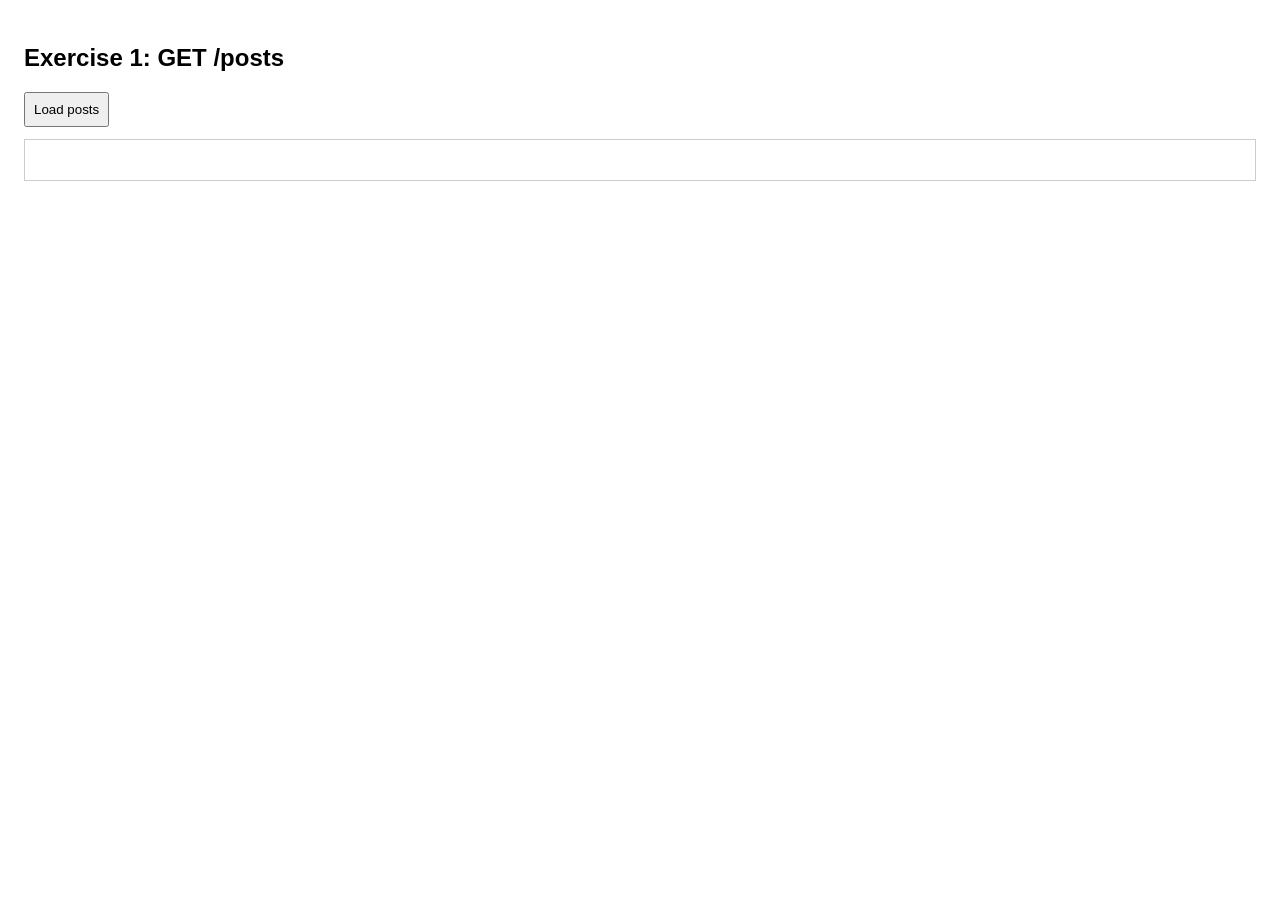
<file: index.html>
<!-- <!DOCTYPE html>
<html lang="en">
<head>
    <meta charset="UTF-8">
    <meta name="viewport" content="width=device-width, initial-scale=1.0">
    <title>Sample Page</title>
    <script src="script.js" defer></script>
    <link href="styles.css" rel="stylesheet">

</head>
<body>

<div id="bar">
BAR
</div>

<div id="info">
    Scroll Y: <span id="scroll"></span><br>
</div> -->
<!-- <img id="productImage" />


<button id="submitButton" disabled>Change Text</button>


    <p class="highlight">First</p>
    <p class="highlight">Second</p>
    <p class="highlight">Third</p>


    <ul id="myList">
        <li>
            <p id="demo">This is a paragraph to be changed.</p>
        </li>
    </ul>


  <div id="titles"></div>


<button id="myBtn">Press me</button>

<input id="name" placeholder="Name"></input>

<h2>Multiple event listener</h2>
<button id="btn">Click@</button>

<div id="log"></div> -->



<!-- <button id="counter">Count</button>
<div id="countDisplay">0</div>


<button id="changeColorBtn">Change Color</button>

<div id="box" style="width:100px; height:100px; background-color:lightgray;"></div>

</div>


<div id="area">click anywhere in the area</div>

<div id="pad" style="height: 140px; border: 1px solid black;">
    Move / click inside this pad
</div> -->

<!-- <h2>Password Strength</h2>

<input id="pwd" type="password" placeholder="Enter password...">
<p id="msg">Start Typing</p>

<input id="id" placeholder="type here...">

<p>Guess the country: </strong></p>
<input id="type"/>




<p>Score: <span id="score">0</span></p>

<button id="btn">Click Me</button>

<h3>Country List:</h3>
<ul id="countries"></ul> -->



<!-- <form id="form"> -->

  <!-- <label>
    <input id="age" type="number" min="0" max="120" step="1" required>
  </label>
   <label>
    <input id="vol" type="range" min="0" max="100" step="5"> 
   </label>
   <button type="submit">Submit</button>

   <label>
    Meeting Time:
    <input id="dt" type="datetime-local" required>
   </label>

   <p>Selected ISO Value

    <output id="iso"></output>
   </p> -->

   <!-- <label>
    <input type="checkbox" name="news" value="weekly">
    Weekly Newsletter
   </label>
   
   <label>
    <input type="checkbox" name="news" value="product">
    Product Updates
   </label>

   <output id="out"></output> -->

<!-- <label>Username:</label>
<input 
  id="username" 
  type="text" 
  required
  pattern="^[a-zA-Z0-9]{4,12}$"
  title="Username must be 4-12 characters long and contain only letters and numbers."
>
<button type="submit">Submit</button>
<p id="message"></p>
 -->

 <!-- <label>Adjust Value: 

    <input id="n" type="range" min="0" max="100">
 </label>


 <div class="outputs">

    <output id="live">Live</output>
    <br>
    <output id="final">Final</output>
 </div>
</body>
</html> -->


<!doctype html>
<html>
<head>
  <meta charset="utf-8" />
  <title>Ex1 GET</title>
  <style>
    body { font-family: Arial, sans-serif; padding:16px; }
    .row { display:flex; gap:8px; align-items:center; flex-wrap:wrap; }
    .box { border:1px solid #ccc; padding:12px; margin:12px 0; }
    input, textarea, button { padding:8px; }
    ul { padding-left:18px; }
    .muted { color:#666; }
    .error { color:#b00020; }
  </style>
</head>
<body>
  <h2>Exercise 1: GET /posts</h2>

  <div class="row">
    <button id="loadBtn">Load posts</button>
    <span id="status" class="muted"></span>
  </div>

  <div class="box">
    <ul id="list"></ul>
  </div>

  <script>
    var API = "https://jsonplaceholder.typicode.com";
    var loadBtn = document.getElementById("loadBtn");
    var statusEl = document.getElementById("status");
    var list = document.getElementById("list");

    function setStatus(text, isError) {
      statusEl.textContent = text;
      statusEl.className = isError ? "error" : "muted";
    }

    loadBtn.addEventListener("click", function () {
      list.innerHTML = "";

      fetch(API + "/posts?_limit=8")
        .then(function (res) {
          if (!res.ok) throw new Error("HTTP " + res.status);
          return res.json();
        })
        .then(function (posts) {
          list.innerHTML = posts.map(function (p) {
            return "<li><b>" + p.title + "</b></li>";
          }).join("");
        })
        .catch(function (e) {
          setStatus("Failed to load posts: " + e.message, true);
        });
    });

    
  </script>
</body>
</html>
</file>
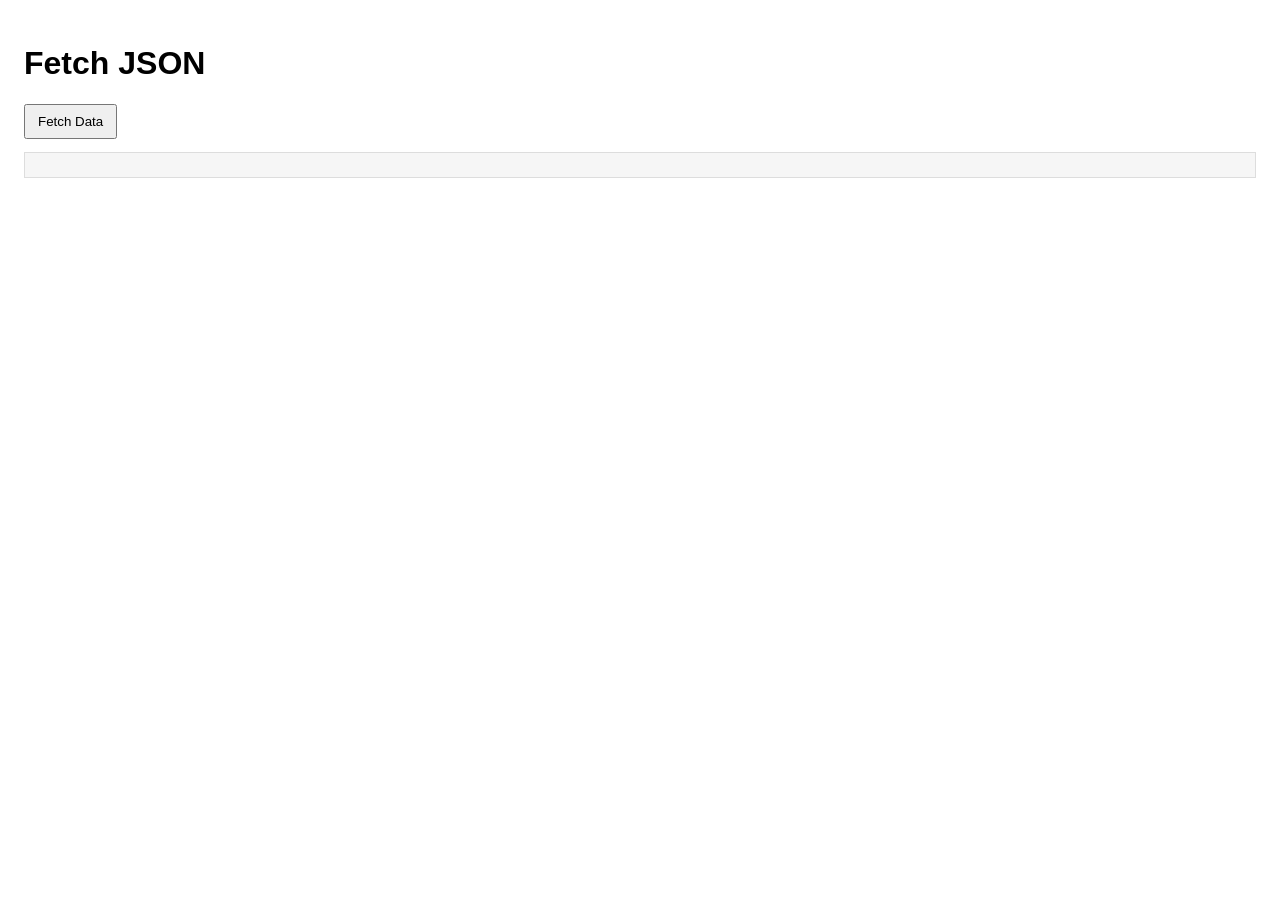
<file: ex1.html>
<!doctype html>
<html lang="en">
<head>
  <meta charset="utf-8" />
  <title>Exercise 1 - Fetch JSON</title>
  <style>
    body { font-family: Arial, sans-serif; padding: 16px; }
    button { padding: 8px 12px; }
    pre { background: #f6f6f6; border: 1px solid #ddd; padding: 12px; }
  </style>
</head>
<body>
  <h1>Fetch JSON</h1>
  <button id="fetchBtn">Fetch Data</button>
  <pre id="output"></pre>

  <script>
    function fetchJSON(url) {
      return fetch(url).then(function (res) {
        if (!res.ok) throw new Error("HTTP " + res.status);
        return res.json();
      });
    }

    var fetchBtn = document.getElementById("fetchBtn");
    var output = document.getElementById("output");

    fetchBtn.addEventListener("click", function () {
      output.textContent = "Loading...";

      fetchJSON("https://jsonplaceholder.typicode.com/posts/1")
        .then(function (data) {
          output.textContent = JSON.stringify(data, null, 2);
        })
        .catch(function (err) {
          output.textContent = "Error: " + err.message;
        });
    });
  </script>
</body>
</html>
</file>
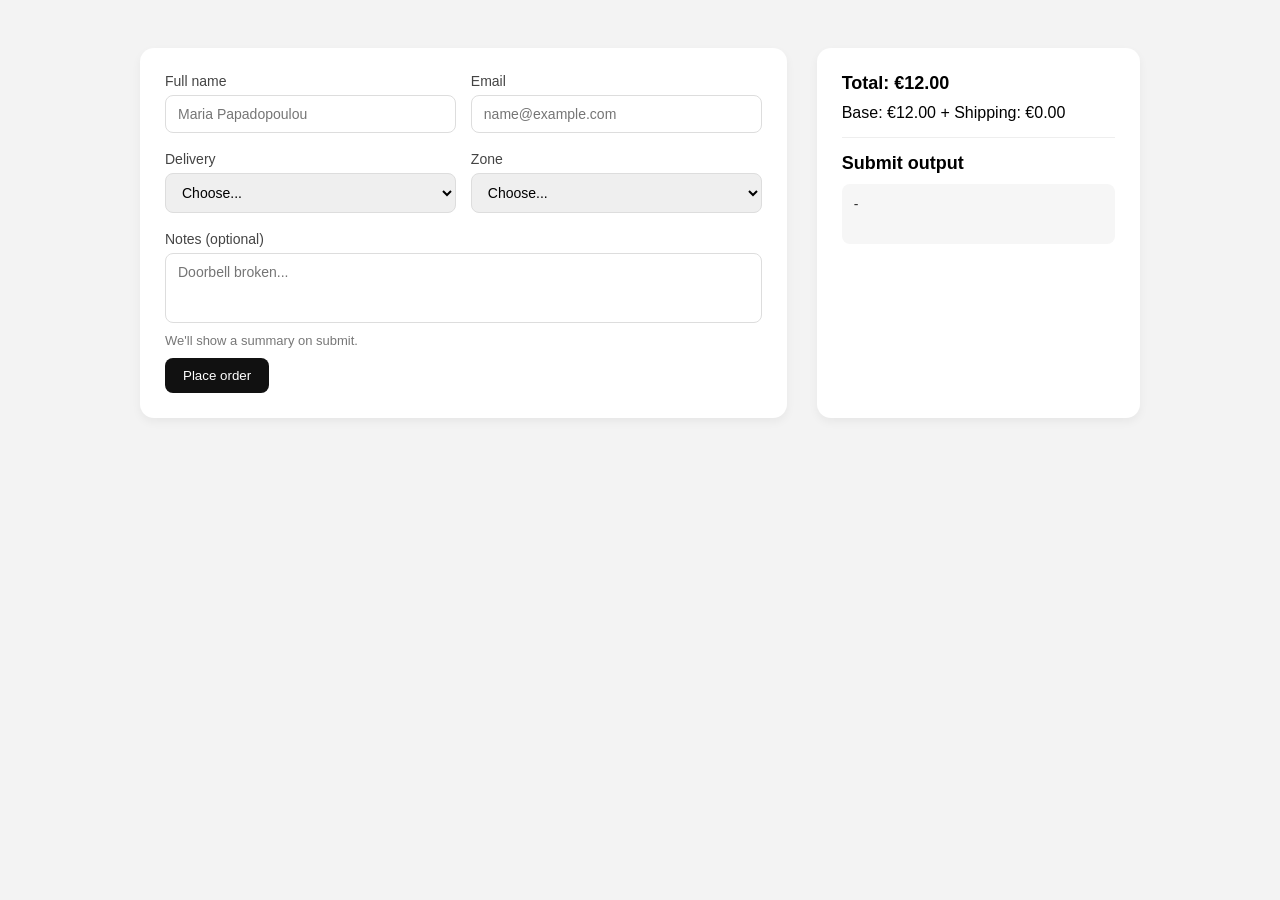
<file: form.html>
<!DOCTYPE html>
<html lang="en">
<head>
  <meta charset="UTF-8" />
  <meta name="viewport" content="width=device-width, initial-scale=1.0" />
  <title>Order Form</title>
  <link rel="stylesheet" href="formcss.css" />
</head>
<body>

<div class="container">

  <!-- LEFT SIDE FORM -->
  <div class="card">
    <div class="form-row">
      <div class="form-group">
        <label>Full name</label>
        <input type="text" id="name" placeholder="Maria Papadopoulou">
      </div>

      <div class="form-group">
        <label>Email</label>
        <input type="email" id="email" placeholder="name@example.com">
      </div>
    </div>

    <div class="form-row">
      <div class="form-group">
        <label>Delivery</label>
        <select id="delivery">
          <option value="">Choose...</option>
          <option value="standard">Standard</option>
          <option value="express">Express</option>
        </select>
      </div>

      <div class="form-group">
        <label>Zone</label>
        <select id="zone">
          <option value="">Choose...</option>
          <option value="0">Zone A (€0)</option>
          <option value="3">Zone B (€3)</option>
          <option value="5">Zone C (€5)</option>
        </select>
      </div>
    </div>

    <div class="form-group">
      <label>Notes (optional)</label>
      <textarea id="notes" rows="3" placeholder="Doorbell broken..."></textarea>
    </div>

    <div class="small-text">We'll show a summary on submit.</div>

    <button id="placeOrder">Place order</button>
  </div>

  <!-- RIGHT SIDE SUMMARY -->
  <div class="card">
    <div class="summary-title">
      Total: €<span id="total">12.00</span>
    </div>
    <div>
      Base: €12.00 + Shipping: €<span id="shipping">0.00</span>
    </div>

    <div class="divider"></div>

    <div class="summary-title">Submit output</div>
    <div class="output-box" id="output">-</div>
  </div>

</div>

<script src="form.js"></script>
</body>
</html>
</file>
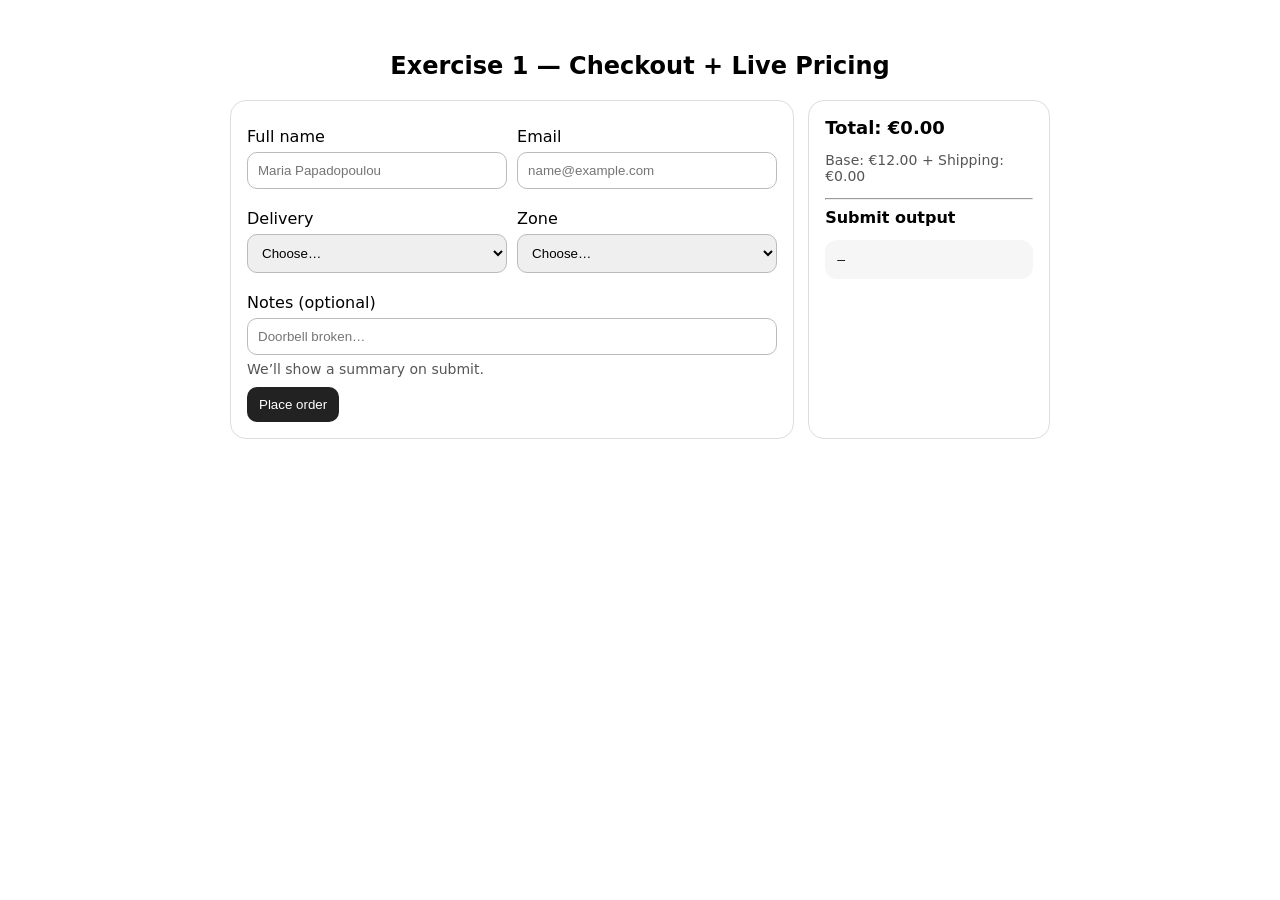
<file: formsample.html>
<!doctype html>
<html lang="en">
<head>
  <meta charset="utf-8" />
  <title>Exercise 1 — Checkout + Live Pricing</title>
  <style>
    body {
      font-family: system-ui,
      sans-serif; padding: 24px;
    }
    .grid {
      max-width: 820px;
      margin: 0 auto;
      display: grid;
      grid-template-columns: 1.4fr 0.6fr;
      gap: 14px;
    }
    .card {
      border: 1px solid #ddd;
      border-radius: 16px;
      padding: 16px;
    }
    label {
      display: grid;
      gap: 6px;
      margin: 10px 0;
    }
    input, select {
      padding: 10px;
      border: 1px solid #bbb;
      border-radius: 10px;
    }
    button {
      padding: 10px 12px;
      border: 0;
      border-radius: 10px;
      background:#222;
      color:#fff;
      cursor:pointer;
    }
    .row2 {
      display:grid;
      grid-template-columns: 1fr 1fr;
      gap: 10px;
    }
    .price {
      font-size: 18px;
      font-weight: 700;
    }
    pre {
      background:#f6f6f6;
      padding: 12px;
      border-radius: 12px;
      overflow:auto;
    }
    .muted {
      color:#555;
      font-size: 14px;
    }
  </style>
</head>
<body>

<h2 style="text-align: center">Exercise 1 — Checkout + Live Pricing</h2>

<div class="grid">
  <form id="form" class="card">
    <div class="row2">
      <label>
        Full name
        <input name="fullName" required autocomplete="name" placeholder="Maria Papadopoulou">
      </label>
      <label>
        Email
        <input type="email" name="email" required autocomplete="email" placeholder="name@example.com">
      </label>
    </div>

    <div class="row2">
      <label>
        Delivery
        <select name="delivery" id="delivery" required>
          <option value="">Choose…</option>
          <option value="pickup">Pickup</option>
          <option value="courier">Courier</option>
        </select>
      </label>

      <label>
        Zone
        <select name="zone" id="zone" required>
          <option value="">Choose…</option>
          <option value="A">Zone A (near)</option>
          <option value="B">Zone B (mid)</option>
          <option value="C">Zone C (far)</option>
        </select>
      </label>
    </div>

    <label>
      Notes (optional)
      <input name="notes" placeholder="Doorbell broken…">
      <span class="muted">We’ll show a summary on submit.</span>
    </label>

    <button type="submit">Place order</button>
  </form>

  <div class="card">
    <div class="price">Total: €<span id="total">0.00</span></div>
    <p class="muted">Base: €<span id="base">12.00</span> + Shipping: €<span id="ship">0.00</span></p>
    <hr>
    <strong>Submit output</strong>
    <pre id="out">—</pre>
  </div>
</div>

<script>
const basePrice = 12;

function calculateShipping(delivery, zone) {
  if (delivery === 'pickup') return 0;
  if (zone === 'A') return 3;
  if (zone === 'B') return 5;
  if (zone === 'C') return 7;
  return 0;
}

function updateTotals() {
  const delivery = form.delivery.value;
  const zone = form.zone.value;
  const shipping = calculateShipping(delivery, zone);
  ship.textContent = shipping.toFixed(2);
  total.textContent = (basePrice + shipping).toFixed(2);
}

form.addEventListener('input', updateTotals);





</script>

</body>
</html>
</file>
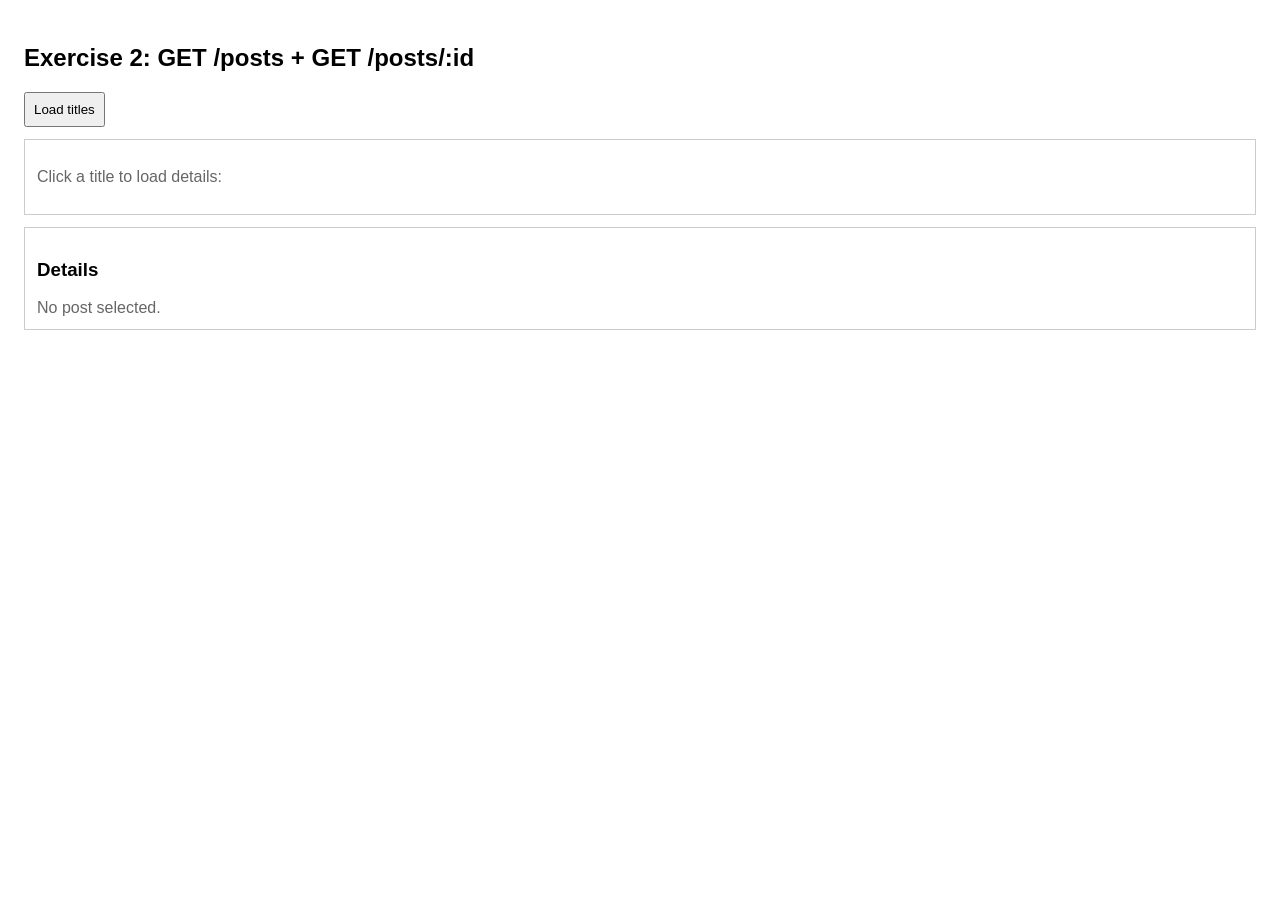
<file: get.html>
<!doctype html>
<html>
<head>
  <meta charset="utf-8" />
  <title>Ex2 GET details</title>
  <style>
    body { font-family: Arial, sans-serif; padding:16px; }
    .row { display:flex; gap:8px; align-items:center; flex-wrap:wrap; }
    .box { border:1px solid #ccc; padding:12px; margin:12px 0; }
    input, textarea, button { padding:8px; }
    ul { padding-left:18px; }
    .muted { color:#666; }
    .error { color:#b00020; }
  </style>
</head>
<body>
  <h2>Exercise 2: GET /posts + GET /posts/:id</h2>

  <button id="loadBtn">Load titles</button>
  <span id="status" class="muted"></span>

  <div class="box">
    <p class="muted">Click a title to load details:</p>
    <ul id="list"></ul>
  </div>

  <div class="box">
    <h3>Details</h3>
    <div id="details" class="muted">No post selected.</div>
  </div>

  <script>
    var API = "https://jsonplaceholder.typicode.com";
    var loadBtn = document.getElementById("loadBtn");
    var statusEl = document.getElementById("status");
    var list = document.getElementById("list");
    var details = document.getElementById("details");

    function setStatus(text, isError) {
      statusEl.textContent = text;
      statusEl.className = isError ? "error" : "muted";
    }

    loadBtn.addEventListener("click", function () {
      setStatus("Loading...", false);
      list.innerHTML = "";
      details.textContent = "No post selected.";

      fetch(API + "/posts?_limit=8")
        .then(function (res) {
          if (!res.ok) throw new Error("HTTP " + res.status);
          return res.json();
        })
        .then(function (posts) {
          list.innerHTML = posts.map(function (p) {
            return '<li><a href="#" data-id="' + p.id + '">' + p.title + "</a></li>";
          }).join("");
          setStatus("Loaded. Click a title.", false);
        })
        .catch(function (e) {
          setStatus("Failed: " + e.message, true);
        });
    });

    list.addEventListener("click", function (e) {
      var a = e.target.closest("a");
      if (!a) return;
      e.preventDefault();

      var id = a.getAttribute("data-id");
      details.textContent = "Loading post #" + id + "...";

      fetch(API + "/posts/" + id)
        .then(function (res) {
          if (!res.ok) throw new Error("HTTP " + res.status);
          return res.json();
        })
        .then(function (post) {
          details.innerHTML = "<b>" + post.title + "</b><p>" + post.body + "</p>";
        })
        .catch(function (err) {
          details.textContent = "Failed: " + err.message;
        });
    });

    // const get = Date.now();

    // while (Date.now() - get < 10000) {
    //   // Simulate a long-running task blocking the main thread for 1 second
    // }
    // console.log("Finished blocking for 10 seconds");

    

  </script>
</body>
</html>
</file>
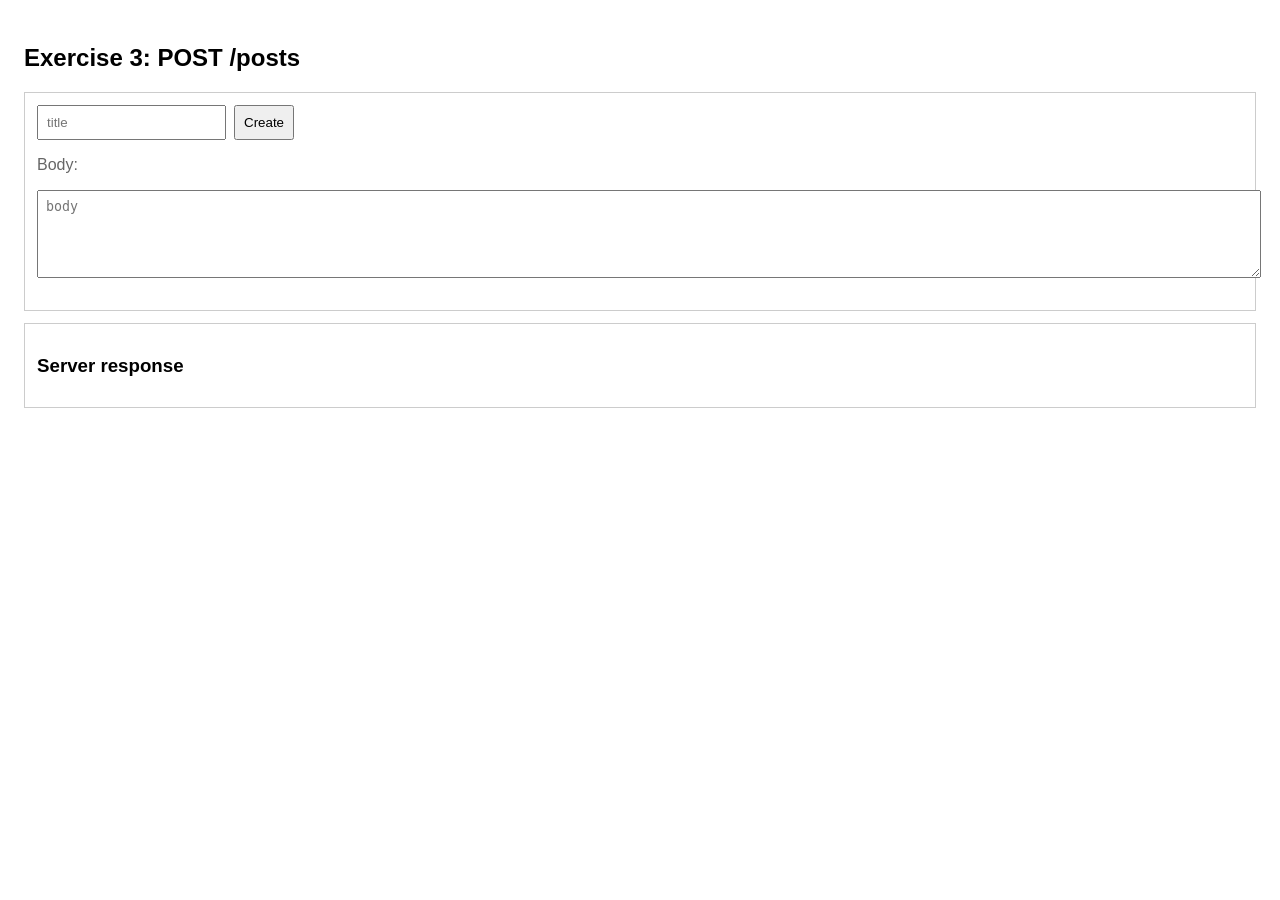
<file: post.html>
<!doctype html>
<html>
<head>
  <meta charset="utf-8" />
  <title>Ex3 POST</title>
  <style>
    body { font-family: Arial, sans-serif; padding:16px; }
    .row { display:flex; gap:8px; align-items:center; flex-wrap:wrap; }
    .box { border:1px solid #ccc; padding:12px; margin:12px 0; }
    input, textarea, button { padding:8px; }
    textarea { width:100%; height:70px; }
    .muted { color:#666; }
    .error { color:#b00020; }
  </style>
</head>
<body>
  <h2>Exercise 3: POST /posts</h2>

  <div class="box">
    <form id="form">
      <div class="row">
        <input id="title" placeholder="title" />
        <button>Create</button>
      </div>
      <p class="muted">Body:</p>
      <textarea id="body" placeholder="body"></textarea>
    </form>
    <p id="status" class="muted"></p>
  </div>

  <div class="box">
    <h3>Server response</h3>
    <pre id="out" class="muted"></pre>
  </div>

  <script>
    var API = "https://jsonplaceholder.typicode.com";
    var form = document.getElementById("form");
    var titleEl = document.getElementById("title");
    var bodyEl = document.getElementById("body");
    var statusEl = document.getElementById("status");
    var out = document.getElementById("out");

    function setStatus(text, isError) {
      statusEl.textContent = text;
      statusEl.className = isError ? "error" : "muted";
    }

    form.addEventListener("submit", function (e) {
      e.preventDefault();
      out.textContent = "";
      // setStatus("Sending...", false);

      fetch(API + "/posts", {
        method: "POST",
        headers: { "Content-Type": "application/json; charset=UTF-8" },
        body: JSON.stringify({
          title: titleEl.value,
          body: bodyEl.value,
          userId: 1
        })
      })
        .then(function (res) {
          if (!res.ok) throw new Error("HTTP " + res.status);
          return res.json();
        })
        .then(function (data) {
          setStatus("Created! (JSONPlaceholder fakes persistence)", false);
          out.textContent = JSON.stringify(data, null, 2);
          form.reset();
        })
        .catch(function (err) {
          setStatus("Failed: " + err.message, true);
        });
    });
  </script>
</body>
</html>
</file>
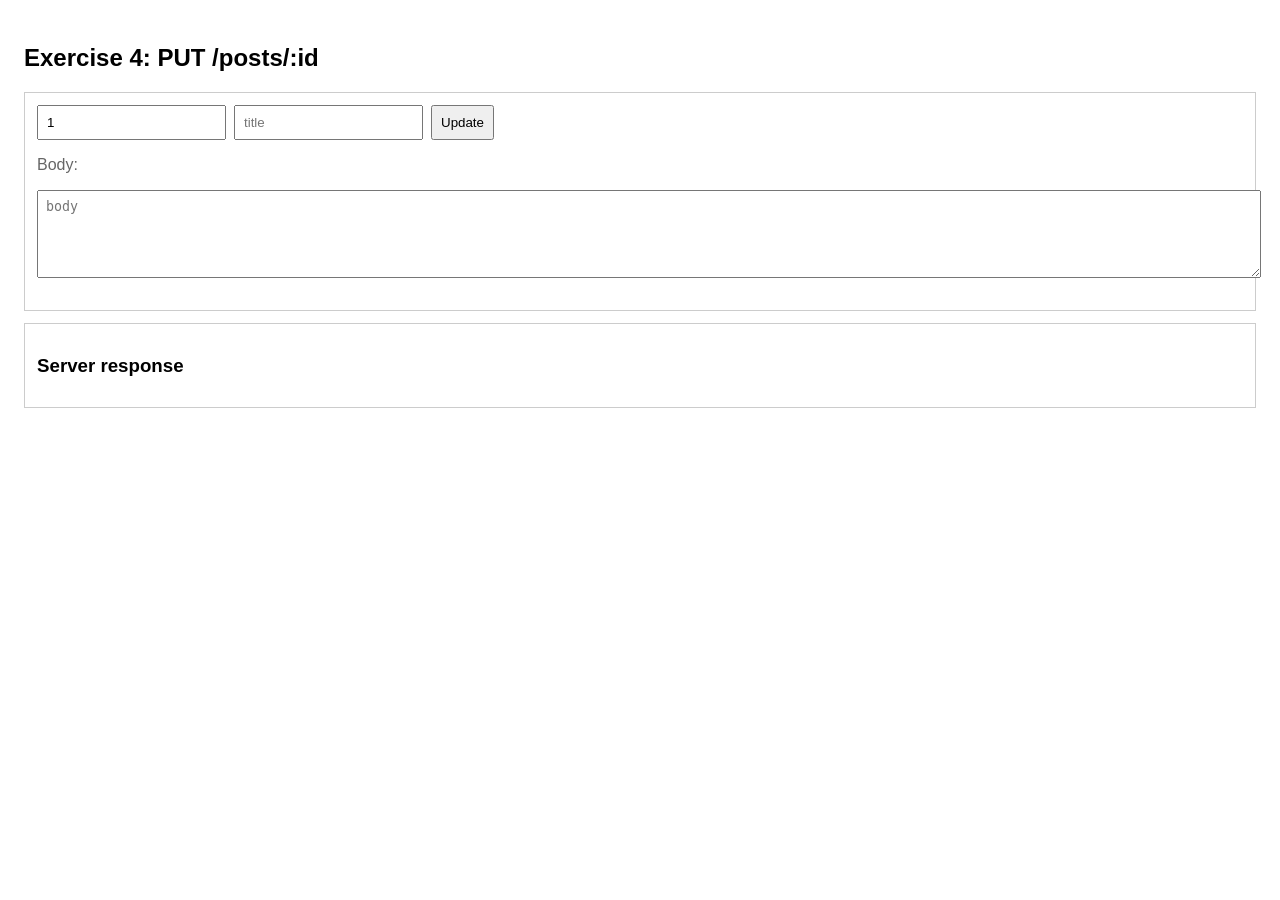
<file: put.html>
<!doctype html>
<html>
<head>
  <meta charset="utf-8" />
  <title>Ex4 PUT</title>
  <style>
    body { font-family: Arial, sans-serif; padding:16px; }
    .row { display:flex; gap:8px; align-items:center; flex-wrap:wrap; }
    .box { border:1px solid #ccc; padding:12px; margin:12px 0; }
    input, textarea, button { padding:8px; }
    textarea { width:100%; height:70px; }
    .muted { color:#666; }
    .error { color:#c42643; }
  </style>
</head>
<body>
  <h2>Exercise 4: PUT /posts/:id</h2>

  <div class="box">
    <form id="form">
      <div class="row">
        <input id="id" type="number" min="1" value="1" placeholder="post id" />
        <input id="title" placeholder="title" />
        <button>Update</button>
      </div>
      <p class="muted">Body:</p>
      <textarea id="body" placeholder="body"></textarea>
    </form>
    <p id="status" class="muted"></p>
  </div>

  <div class="box">
    <h3>Server response</h3>
    <pre id="out" class="muted"></pre>
  </div>

  <script>
    var API = "https://jsonplaceholder.typicode.com";
    var form = document.getElementById("form");
    var idEl = document.getElementById("id");
    var titleEl = document.getElementById("title");
    var bodyEl = document.getElementById("body");
    var statusEl = document.getElementById("status");
    var out = document.getElementById("out");

    function setStatus(text, isError) {
      statusEl.textContent = text;
      statusEl.className = isError ? "error" : "muted";
    }

    form.addEventListener("submit", function (e) {
      e.preventDefault();

      var id = Number(idEl.value);
      if (!id || id < 1) {
        setStatus("Please enter a valid post id.", true);
        return;
      }

      out.textContent = "";

      fetch(API + "/posts/" + id, {
        method: "PUT",
        headers: { "Content-Type": "application/json; charset=UTF-8" },
        body: JSON.stringify({
          id: id,
          title: titleEl.value,
          body: bodyEl.value,
          userId: 1
        })
      })
        .then(function (res) {
          if (!res.ok) throw new Error("HTTP " + res.status);
          return res.json();
        })
        .then(function (data) {
          setStatus("Updated! (JSONPlaceholder fakes persistence)", false);
          out.textContent = JSON.stringify(data, null, 2);
        })
        .catch(function (err) {
          setStatus("Failed: " + err.message, true);
        });
    });
  </script>
</body>
</html>
</file>
<file: formcss.css>
* {
  box-sizing: border-box;
  font-family: -apple-system, BlinkMacSystemFont, "Segoe UI", Roboto, sans-serif;
}

body {
  background: #f3f3f3;
  padding: 40px;
}

.container {
  max-width: 1000px;
  margin: auto;
  display: grid;
  grid-template-columns: 2fr 1fr;
  gap: 30px;
}

.card {
  background: #fff;
  padding: 25px;
  border-radius: 14px;
  box-shadow: 0 4px 10px rgba(0,0,0,0.05);
}

.form-row {
  display: flex;
  gap: 15px;
  margin-bottom: 18px;
}

.form-group {
  flex: 1;
  display: flex;
  flex-direction: column;
}

label {
  font-size: 14px;
  margin-bottom: 6px;
  color: #444;
}

input, select, textarea {
  padding: 10px 12px;
  border-radius: 8px;
  border: 1px solid #ddd;
  font-size: 14px;
  transition: 0.2s ease;
}

input:focus, select:focus, textarea:focus {
  border-color: #666;
  outline: none;
}

textarea {
  resize: none;
}

.small-text {
  font-size: 13px;
  color: #777;
  margin: 10px 0;
}

button {
  padding: 10px 18px;
  border-radius: 8px;
  border: none;
  background: #111;
  color: white;
  cursor: pointer;
  font-weight: 500;
}

button:hover {
  opacity: 0.9;
}

.summary-title {
  font-weight: 600;
  font-size: 18px;
  margin-bottom: 10px;
}

.total {
  font-size: 20px;
  font-weight: bold;
}

.divider {
  height: 1px;
  background: #eee;
  margin: 15px 0;
}

.output-box {
  background: #f6f6f6;
  padding: 12px;
  border-radius: 8px;
  min-height: 60px;
  font-size: 14px;
  color: #333;
}

@media(max-width: 768px) {
  .container {
    grid-template-columns: 1fr;
  }
}
</file>
